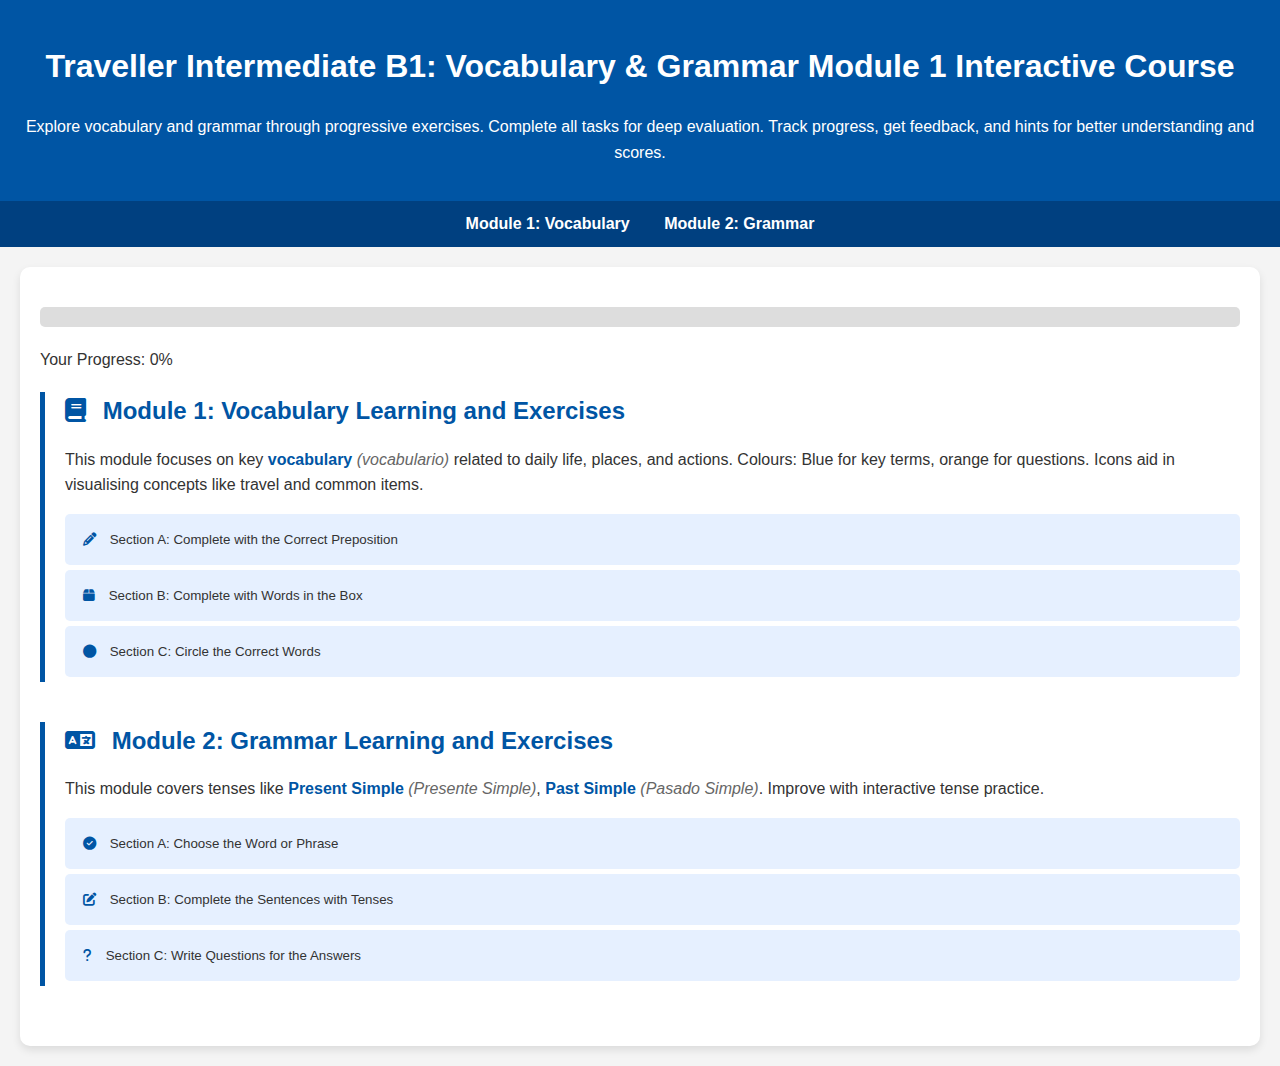
<file: index.html>
<!DOCTYPE html>
<!-- saved from url=(0012)about:srcdoc -->
<html lang="en-GB"><head><meta http-equiv="Content-Type" content="text/html; charset=UTF-8">
    
    <meta name="viewport" content="width=device-width, initial-scale=1.0">
    <title>Traveller Intermediate B1: Vocabulary &amp; Grammar Module 1</title>
    <link rel="stylesheet" href="https://cdnjs.cloudflare.com/ajax/libs/font-awesome/6.4.0/css/all.min.css">
    <style>
        body {
            font-family: 'Arial', sans-serif;
            background-color: #f4f4f4;
            color: #333;
            margin: 0;
            padding: 0;
            line-height: 1.6;
        }
        header {
            background-color: #0055A4; /* French Blue */
            color: white;
            padding: 20px;
            text-align: center;
            box-shadow: 0 4px 8px rgba(0,0,0,0.1);
        }
        nav {
            background-color: #004080; /* Darker French Blue */
            padding: 10px;
            text-align: center;
        }
        nav a {
            color: white;
            margin: 0 15px;
            text-decoration: none;
            font-weight: bold;
        }
        nav a:hover {
            text-decoration: underline;
        }
        .container {
            max-width: 1200px;
            margin: 20px auto;
            padding: 20px;
            background: white;
            border-radius: 10px;
            box-shadow: 0 4px 8px rgba(0,0,0,0.1);
        }
        .module {
            margin-bottom: 40px;
            border-left: 5px solid #0055A4;
            padding-left: 20px;
        }
        .module h2 {
            color: #0055A4;
            font-size: 24px;
            margin-bottom: 10px;
        }
        .paragraph, .question, .answer {
            margin-bottom: 20px;
            font-size: 16px;
            text-align: justify;
        }
        .vocab {
            font-weight: bold;
            color: #0055A4;
        }
        .translation {
            font-style: italic;
            color: #666;
        }
        .question {
            font-weight: bold;
            color: #FF4500; /* Orange for questions */
            margin: 10px 0;
        }
        .answer {
            color: #228B22; /* Green for answers */
            margin-left: 20px;
        }
        .icon {
            color: #0055A4;
            margin-right: 10px;
        }
        .exercise {
            background-color: #E6F0FF; /* Light blue for exercises */
            padding: 20px;
            border-radius: 10px;
            margin-top: 20px;
        }
        .exercise h3 {
            color: #0055A4;
        }
        .exercise input[type="text"], .exercise select {
            width: 100%;
            padding: 8px;
            margin: 5px 0;
            border: 1px solid #ccc;
            border-radius: 5px;
        }
        .exercise label {
            display: block;
            margin: 10px 0;
        }
        .progress-bar {
            background-color: #ddd;
            border-radius: 5px;
            height: 20px;
            margin: 20px 0;
        }
        .progress {
            background-color: #0055A4;
            height: 100%;
            border-radius: 5px;
            transition: width 0.5s;
        }
        button {
            background-color: #0055A4;
            color: white;
            padding: 10px 20px;
            border: none;
            border-radius: 5px;
            cursor: pointer;
        }
        button:hover {
            background-color: #003366;
        }
        .feedback {
            margin-top: 10px;
            font-weight: bold;
            text-align: justify;
        }
        /* Accordion for sections */
        .accordion {
            background-color: #E6F0FF;
            color: #333;
            cursor: pointer;
            padding: 18px;
            width: 100%;
            text-align: left;
            border: none;
            outline: none;
            transition: 0.4s;
            margin-bottom: 5px;
            border-radius: 5px;
        }
        .active, .accordion:hover {
            background-color: #0055A4;
            color: white;
        }
        .panel {
            padding: 0 18px;
            background-color: white;
            max-height: 0;
            overflow: hidden;
            transition: max-height 0.2s ease-out;
            border-radius: 5px;
        }
        /* Hints */
        .hint {
            color: #FFA500;
            cursor: pointer;
            font-style: italic;
        }
        .hint-text {
            display: none;
            color: #666;
        }
    </style>
</head>
<body style="margin: 0px;">
    <header>
        <h1>Traveller Intermediate B1: Vocabulary &amp; Grammar Module 1 Interactive Course</h1>
        <p>Explore vocabulary and grammar through progressive exercises. Complete all tasks for deep evaluation. Track progress, get feedback, and hints for better understanding and scores.</p>
    </header>
    <nav>
        <a href="https://artifacts.grokusercontent.com/#module1">Module 1: Vocabulary</a>
        <a href="https://artifacts.grokusercontent.com/#module2">Module 2: Grammar</a>
    </nav>
    <div class="container">
        <div class="progress-bar">
            <div class="progress" id="progress" style="width: 0%;"></div>
        </div>
        <p>Your Progress: <span id="progress-text">0%</span></p>

        <section id="module1" class="module">
            <h2><i class="fas fa-book icon"></i> Module 1: Vocabulary Learning and Exercises</h2>
            <p>This module focuses on key <span class="vocab">vocabulary</span> <span class="translation">(vocabulario)</span> related to daily life, places, and actions. Colours: Blue for key terms, orange for questions. Icons aid in visualising concepts like travel and common items.</p>
            
            <button class="accordion"><i class="fas fa-pencil-alt icon"></i> Section A: Complete with the Correct Preposition</button>
            <div class="panel">
                <div class="paragraph">
                    Learn prepositions for everyday contexts, such as <span class="vocab">try out</span> <span class="translation">(probar)</span>, <span class="vocab">take part in</span> <span class="translation">(participar en)</span>.
                </div>
                <div class="exercise">
                    <h3>Exercise A</h3>
                    <form id="exA">
                        <p class="question">1. I was thinking that next weekend we could try ______ our new car. Why don’t we go away somewhere?</p>
                        <p class="answer">(in / out)</p>
                        <input type="text" name="q1">
                        <span class="hint" onclick="toggleHint(1)">Hint</span>
                        <span class="hint-text" id="hint1">Used for testing something new.</span>

                        <p class="question">2. Mary is going to take part ______ a cooking competition...</p>
                        <p class="answer">(in / at)</p>
                        <input type="text" name="q2">

                        <p class="question">3. Why don’t you try ______ this dress?...</p>
                        <p class="answer">(out / on)</p>
                        <input type="text" name="q3">

                        <p class="question">4. Now that you’re moving we should keep ______ touch...</p>
                        <p class="answer">(in / on)</p>
                        <input type="text" name="q4">

                        <p class="question">5. Who’s going to pick Charlie ______ from school today?...</p>
                        <p class="answer">(off / up)</p>
                        <input type="text" name="q5">

                        <p class="question">6. I need a couple ______ days off work...</p>
                        <p class="answer">(of / in)</p>
                        <input type="text" name="q6">

                        <p class="question">7. The bank is over there ______ your left...</p>
                        <p class="answer">(to / on)</p>
                        <input type="text" name="q7">

                        <button type="button" onclick="checkExercise(&#39;A&#39;)">Submit</button>
                    </form>
                    <div class="feedback" id="feedbackA"></div>
                </div>
            </div>

            <button class="accordion"><i class="fas fa-box icon"></i> Section B: Complete with Words in the Box</button>
            <div class="panel">
                <div class="paragraph">
                    Focus on adjectives like <span class="vocab">convenient</span> <span class="translation">(conveniente)</span>, <span class="vocab">crowded</span> <span class="translation">(concurrido)</span>.
                </div>
                <div class="exercise">
                    <h3>Exercise B</h3>
                    <form id="exB">
                        <p>Words: common, peaceful, convenient, international, monotonous, alone, crowded, trendy</p>
                        <p class="question">1. Using public transport is more ______ for me...</p>
                        <p class="answer">(comfortable / convenient)</p>
                        <input type="text" name="q1">

                        <p class="question">2. I don’t like going out on New Year’s Eve. The streets are so ______...</p>
                        <p class="answer">(crowded / empty)</p>
                        <input type="text" name="q2">

                        <p class="question">3. I like Allan’s style. He always wears ______ clothes.</p>
                        <p class="answer">(old / trendy)</p>
                        <input type="text" name="q3">

                        <p class="question">4. Earthquakes are not very ______ in my country.</p>
                        <p class="answer">(common / rare)</p>
                        <input type="text" name="q4">

                        <p class="question">5. This is a(n) ______ competition...</p>
                        <p class="answer">(local / international)</p>
                        <input type="text" name="q5">

                        <p class="question">6. Bill hates his job because it’s very ______.</p>
                        <p class="answer">(monotonous / exciting)</p>
                        <input type="text" name="q6">

                        <p class="question">7. Now that John and Mary got married they want to move to a more ______ neighbourhood.</p>
                        <p class="answer">(noisy / peaceful)</p>
                        <input type="text" name="q7">

                        <p class="question">8. The poor child was terrified because he realised he was all ______...</p>
                        <p class="answer">(alone / with friends)</p>
                        <input type="text" name="q8">

                        <button type="button" onclick="checkExercise(&#39;B&#39;)">Submit</button>
                    </form>
                    <div class="feedback" id="feedbackB"></div>
                </div>
            </div>

            <button class="accordion"><i class="fas fa-circle icon"></i> Section C: Circle the Correct Words</button>
            <div class="panel">
                <div class="paragraph">
                    Choose between pairs like <span class="vocab">certainly / actually</span> <span class="translation">(ciertamente / en realidad)</span>.
                </div>
                <div class="exercise">
                    <h3>Exercise C</h3>
                    <form id="exC">
                        <p class="question">1. No, I’m not Ben’s sister. I’m Ben’s wife, certainly / actually.</p>
                        <p class="answer">(certainly / actually)</p>
                        <select name="q1">
                            <option value="">Select</option>
                            <option value="certainly">certainly</option>
                            <option value="actually">actually</option>
                        </select>

                        <p class="question">2. These two people can’t get along because they are from two completely different sites / cultures.</p>
                        <p class="answer">(sites / cultures)</p>
                        <select name="q2">
                            <option value="">Select</option>
                            <option value="sites">sites</option>
                            <option value="cultures">cultures</option>
                        </select>

                        <p class="question">3. I always focus / wonder where Kate finds all that money she spends.</p>
                        <p class="answer">(focus / wonder)</p>
                        <select name="q3">
                            <option value="">Select</option>
                            <option value="focus">focus</option>
                            <option value="wonder">wonder</option>
                        </select>

                        <p class="question">4. She must have a serious reason / company for being late.</p>
                        <p class="answer">(company / reason)</p>
                        <select name="q4">
                            <option value="">Select</option>
                            <option value="reason">reason</option>
                            <option value="company">company</option>
                        </select>

                        <p class="question">5. After the accident the doctor said that Peter was arguing / suffering from shock.</p>
                        <p class="answer">(arguing / suffering)</p>
                        <select name="q5">
                            <option value="">Select</option>
                            <option value="arguing">arguing</option>
                            <option value="suffering">suffering</option>
                        </select>

                        <p class="question">6. When I was a child I used to fight / socialise with my brother all the time.</p>
                        <p class="answer">(socialise / fight)</p>
                        <select name="q6">
                            <option value="">Select</option>
                            <option value="fight">fight</option>
                            <option value="socialise">socialise</option>
                        </select>

                        <p class="question">7. I like my new place. There’s even a cinema nearby / similar.</p>
                        <p class="answer">(similar / nearby)</p>
                        <select name="q7">
                            <option value="">Select</option>
                            <option value="nearby">nearby</option>
                            <option value="similar">similar</option>
                        </select>

                        <p class="question">8. I have a very busy schedule / stuff today...</p>
                        <p class="answer">(stuff / schedule)</p>
                        <select name="q8">
                            <option value="">Select</option>
                            <option value="schedule">schedule</option>
                            <option value="stuff">stuff</option>
                        </select>

                        <button type="button" onclick="checkExercise(&#39;C&#39;)">Submit</button>
                    </form>
                    <div class="feedback" id="feedbackC"></div>
                </div>
            </div>
        </section>

        <section id="module2" class="module">
            <h2><i class="fas fa-language icon"></i> Module 2: Grammar Learning and Exercises</h2>
            <p>This module covers tenses like <span class="vocab">Present Simple</span> <span class="translation">(Presente Simple)</span>, <span class="vocab">Past Simple</span> <span class="translation">(Pasado Simple)</span>. Improve with interactive tense practice.</p>
            
            <button class="accordion"><i class="fas fa-check-circle icon"></i> Section A: Choose the Word or Phrase</button>
            <div class="panel">
                <div class="paragraph">
                    Select for grammatical correctness, e.g., question forms, habits.
                </div>
                <div class="exercise">
                    <h3>Exercise A</h3>
                    <form id="exGA">
                        <p class="question">1. Could you tell me ______ while I was out?</p>
                        <label><input type="radio" name="q1" value="a"> a. who called</label>
                        <label><input type="radio" name="q1" value="b"> b. who did I call</label>
                        <label><input type="radio" name="q1" value="c"> c. did you call</label>
                        <label><input type="radio" name="q1" value="d"> d. you called</label>

                        <p class="question">2. Brenda ______ to wake up early...</p>
                        <label><input type="radio" name="q2" value="a"> a. used</label>
                        <label><input type="radio" name="q2" value="b"> b. didn't use to</label>
                        <label><input type="radio" name="q2" value="c"> c. uses</label>
                        <label><input type="radio" name="q2" value="d"> d. is used</label>

                        <p class="question">3. Can you tell me where ______ a good Italian restaurant?</p>
                        <label><input type="radio" name="q3" value="a"> a. can I find</label>
                        <label><input type="radio" name="q3" value="b"> b. I find</label>
                        <label><input type="radio" name="q3" value="c"> c. did I find</label>
                        <label><input type="radio" name="q3" value="d"> d. I can find</label>

                        <p class="question">4. Who ______ to your birthday party?</p>
                        <label><input type="radio" name="q4" value="a"> a. did you invite</label>
                        <label><input type="radio" name="q4" value="b"> b. invited</label>
                        <label><input type="radio" name="q4" value="c"> c. you invited</label>
                        <label><input type="radio" name="q4" value="d"> d. invites</label>

                        <p class="question">5. Paul used ______ climbing some years ago...</p>
                        <label><input type="radio" name="q5" value="a"> a. going</label>
                        <label><input type="radio" name="q5" value="b"> b. goes</label>
                        <label><input type="radio" name="q5" value="c"> c. to go</label>
                        <label><input type="radio" name="q5" value="d"> d. went</label>

                        <p class="question">6. What time ______ on Fridays?</p>
                        <label><input type="radio" name="q6" value="a"> a. is the train leaving</label>
                        <label><input type="radio" name="q6" value="b"> b. does the train leave</label>
                        <label><input type="radio" name="q6" value="c"> c. the train leaves</label>
                        <label><input type="radio" name="q6" value="d"> d. the train is leaving</label>

                        <p class="question">7. Last week I ______ a terrible headache...</p>
                        <label><input type="radio" name="q7" value="a"> a. have</label>
                        <label><input type="radio" name="q7" value="b"> b. am having</label>
                        <label><input type="radio" name="q7" value="c"> c. used to have</label>
                        <label><input type="radio" name="q7" value="d"> d. had</label>

                        <p class="question">8. I ______ to work, but today I took the bus.</p>
                        <label><input type="radio" name="q8" value="a"> a. usually drives</label>
                        <label><input type="radio" name="q8" value="b"> b. am used</label>
                        <label><input type="radio" name="q8" value="c"> c. usually drive</label>
                        <label><input type="radio" name="q8" value="d"> d. am driving</label>

                        <p class="question">9. What ______ for Jake’s birthday?</p>
                        <label><input type="radio" name="q9" value="a"> a. you bought</label>
                        <label><input type="radio" name="q9" value="b"> b. you are buying</label>
                        <label><input type="radio" name="q9" value="c"> c. didn’t you buy</label>
                        <label><input type="radio" name="q9" value="d"> d. did you buy</label>

                        <p class="question">10. My parents ______ Rome in two months.</p>
                        <label><input type="radio" name="q10" value="a"> a. visited</label>
                        <label><input type="radio" name="q10" value="b"> b. visit</label>
                        <label><input type="radio" name="q10" value="c"> c. are visiting</label>
                        <label><input type="radio" name="q10" value="d"> d. used to visit</label>

                        <button type="button" onclick="checkExercise(&#39;GA&#39;)">Submit</button>
                    </form>
                    <div class="feedback" id="feedbackGA"></div>
                </div>
            </div>

            <button class="accordion"><i class="fas fa-edit icon"></i> Section B: Complete the Sentences with Tenses</button>
            <div class="panel">
                <div class="paragraph">
                    Use <span class="vocab">Present Simple</span> <span class="translation">(Presente Simple)</span>, <span class="vocab">Present Progressive</span> <span class="translation">(Presente Progresivo)</span>, <span class="vocab">Past Simple</span> <span class="translation">(Pasado Simple)</span>.
                </div>
                <div class="exercise">
                    <h3>Exercise B</h3>
                    <form id="exGB">
                        <p class="question">1. Susan ______ (usually / read) books in her free time. In fact, she ______ (prefer) reading books to watching TV. Last month she ______ (read) three books.</p>
                        <p class="answer">(usually read, prefer, reads / usually reads, prefers, read)</p>
                        <input type="text" name="q1">

                        <p class="question">2. Kate can’t see anyone right now. She ______ (have) a meeting... They ______ (try) to decide... Mike ______ (leave) the company last month.</p>
                        <p class="answer">(is having, are trying, left / has, try, leaves)</p>
                        <input type="text" name="q2">

                        <p class="question">3. A: ______ you ______ (come) with me... B: No, I ______ (not think) so. I ______ (watch) that film... I ______ (not want) to watch it again.</p>
                        <p class="answer">(Is, come; think not; watch; want not / Are, coming; do not think; watched; do not want)</p>
                        <input type="text" name="q3">

                        <p class="question">4. I can’t talk to you, Linda. I ______ (do) my homework... I ______ (not have) time to study yesterday.</p>
                        <p class="answer">(do, have not / am doing, did not have)</p>
                        <input type="text" name="q4">

                        <button type="button" onclick="checkExercise(&#39;GB&#39;)">Submit</button>
                    </form>
                    <div class="feedback" id="feedbackGB"></div>
                </div>
            </div>

            <button class="accordion"><i class="fas fa-question icon"></i> Section C: Write Questions for the Answers</button>
            <div class="panel">
                <div class="paragraph">
                    Form questions based on answers, practicing wh-questions.
                </div>
                <div class="exercise">
                    <h3>Exercise C</h3>
                    <form id="exGC">
                        <p class="question">1. ______ This is David’s mobile phone.</p>
                        <p class="answer">(What is this mobile phone? / Whose mobile phone is this?)</p>
                        <input type="text" name="q1">

                        <p class="question">2. ______ Oliver bought a new apartment.</p>
                        <p class="answer">(What did Oliver buy? / Who bought a new apartment?)</p>
                        <input type="text" name="q2">

                        <p class="question">3. ______ Alice applied for a new job.</p>
                        <p class="answer">(What did Alice apply for? / Who applied for a new job?)</p>
                        <input type="text" name="q3">

                        <p class="question">4. ______ We went to the cinema last night.</p>
                        <p class="answer">(When did you go to the cinema? / Where did you go last night?)</p>
                        <input type="text" name="q4">

                        <p class="question">5. ______ This dress costs 80 euros.</p>
                        <p class="answer">(How much does this dress cost? / What costs 80 euros?)</p>
                        <input type="text" name="q5">

                        <p class="question">6. ______ My grandfather suffers from cancer.</p>
                        <p class="answer">(Who suffers from cancer? / What does your grandfather suffer from?)</p>
                        <input type="text" name="q6">

                        <button type="button" onclick="checkExercise(&#39;GC&#39;)">Submit</button>
                    </form>
                    <div class="feedback" id="feedbackGC"></div>
                </div>
            </div>
        </section>
    </div>

    <script>
        let progress = 0;
        const accordions = document.getElementsByClassName("accordion");
        for (let i = 0; i < accordions.length; i++) {
            accordions[i].addEventListener("click", function() {
                this.classList.toggle("active");
                const panel = this.nextElementSibling;
                if (panel.style.maxHeight) {
                    panel.style.maxHeight = null;
                } else {
                    panel.style.maxHeight = panel.scrollHeight + "px";
                    progress += 10; // Adjust based on number of sections
                    updateProgress();
                } 
            });
        }

        function toggleHint(id) {
            document.getElementById('hint' + id).style.display = 'block';
        }

        function updateProgress() {
            document.getElementById("progress").style.width = Math.min(progress, 100) + "%";
            document.getElementById("progress-text").innerText = Math.min(progress, 100) + "%";
        }

        function checkExercise(ex) {
            let form = document.getElementById("ex" + ex);
            let feedback = document.getElementById("feedback" + ex);
            let score = 0;
            let wrong = [];
            let correctAnswers = {}; // Define correct answers here
            if (ex === 'A') {
                correctAnswers = {
                    q1: 'out',
                    q2: 'in',
                    q3: 'on',
                    q4: 'in',
                    q5: 'up',
                    q6: 'of',
                    q7: 'on'
                };
                for (let i = 1; i <= 7; i++) {
                    if (form['q' + i].value.toLowerCase() === correctAnswers['q' + i]) {
                        score++;
                    } else {
                        wrong.push(i);
                    }
                }
                feedback.innerHTML = `Score: ${score}/7. Wrong sentences: ${wrong.join(', ')}. Review prepositions for improvement.`;
            } else if (ex === 'GA') {
                correctAnswers = {
                    q1: 'a', q2: 'b', q3: 'a', q4: 'a', q5: 'c', q6: 'b', q7: 'd', q8: 'c', q9: 'd', q10: 'c'
                };
                for (let i = 1; i <= 10; i++) {
                    let selected = form['q' + i].value;
                    if (selected && selected === correctAnswers['q' + i]) {
                        score++;
                    } else {
                        wrong.push(i);
                    }
                }
                feedback.innerHTML = `Score: ${score}/10. Wrong sentences: ${wrong.join(', ')}. Review grammar rules for improvement.`;
            } // Add similar checks for other exercises
            progress += score * 5; // Bonus
            updateProgress();
        }
    </script>


</body></html>
</file>
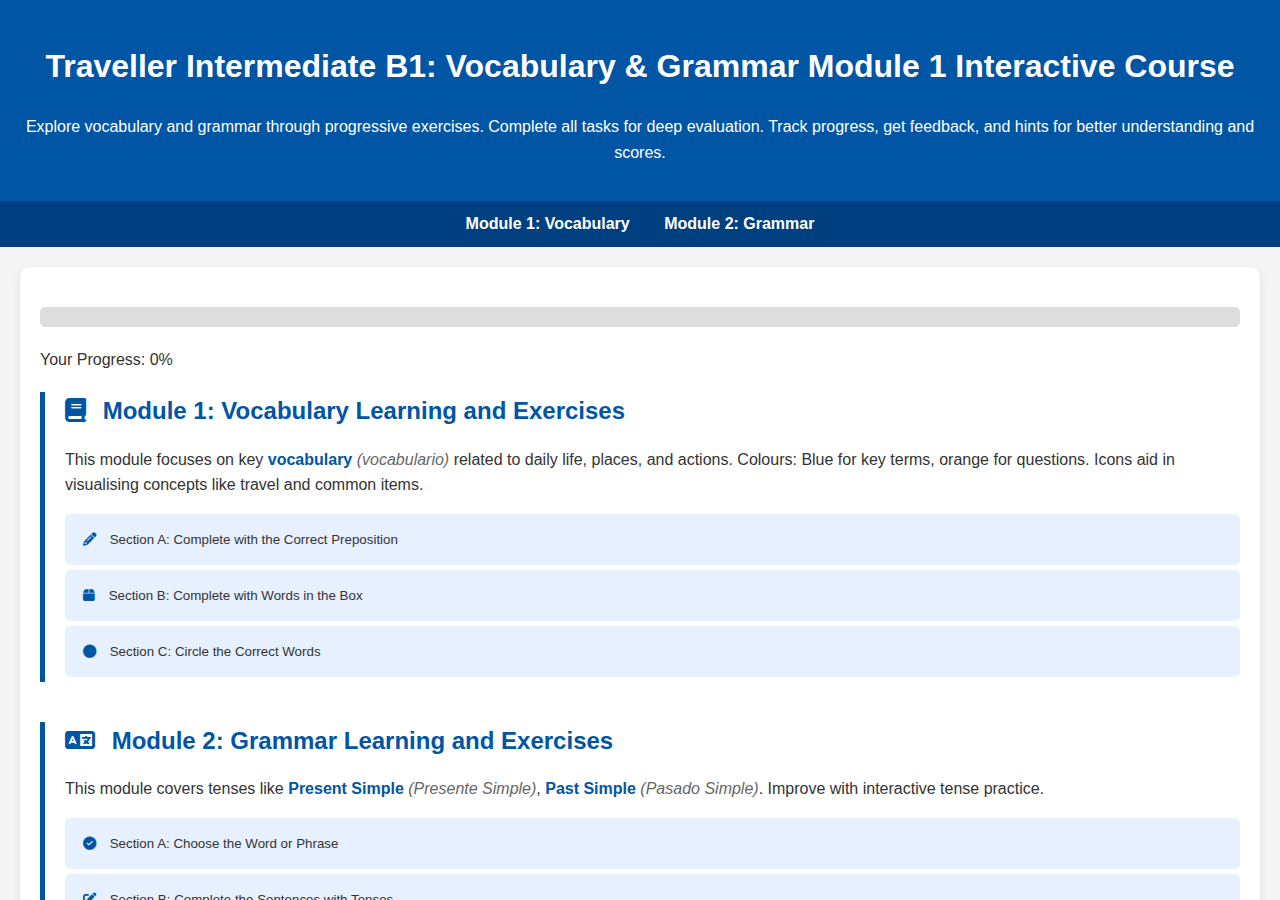
<file: saved_resource(1).html>
<!DOCTYPE html>
<!-- saved from url=(0038)https://artifacts.grokusercontent.com/ -->
<html lang="en"><head><meta http-equiv="Content-Type" content="text/html; charset=UTF-8">
    
    <meta name="viewport" content="width=device-width, initial-scale=1.0">
    <title>Inner Iframe Creator</title>
    <style>
        html {
            height: 100%;
        }
        body {
            margin: 0;
            height: 100%;
            padding: 0px;
        }
        #innerIframe {
            display: block;
            width: 100%;
            height: 100%;
            border-width: 0;
        }
    </style>
</head>
<body>
    <iframe id="innerIframe" src="./saved_resource.html"></iframe>
    <script>
        window.addEventListener('message', function(event) {
            if (event.source !== window.parent) {
                console.error('Wrong parent window')
                return;
            }

            if (event.data &&  event.data.type === 'html') {
                const iframe = document.getElementById('innerIframe');
                iframe.setAttribute('srcDoc', event.data.html ?? '');
                iframe.onload = () => {
                    if (iframe.contentWindow?.document?.body) {
                        iframe.contentWindow.document.body.style.margin = '0';
                    }
                };
                iframe.focus();
            }
        });
    </script>

</body></html>
</file>
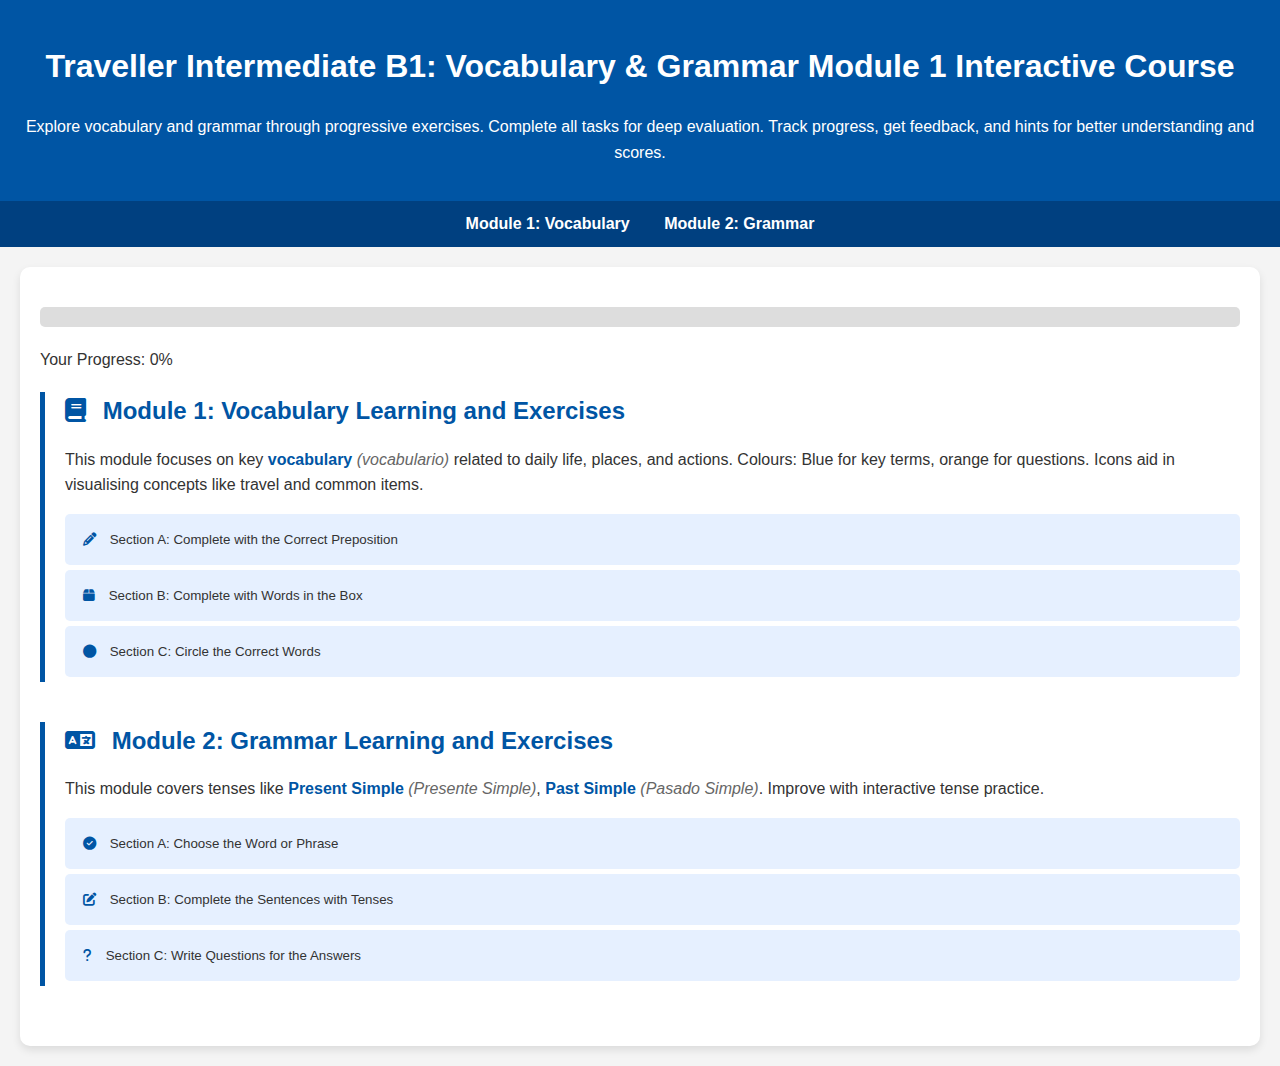
<file: saved_resource.html>
<!DOCTYPE html>
<!-- saved from url=(0012)about:srcdoc -->
<html lang="en-GB"><head><meta http-equiv="Content-Type" content="text/html; charset=UTF-8">
    
    <meta name="viewport" content="width=device-width, initial-scale=1.0">
    <title>Traveller Intermediate B1: Vocabulary &amp; Grammar Module 1</title>
    <link rel="stylesheet" href="https://cdnjs.cloudflare.com/ajax/libs/font-awesome/6.4.0/css/all.min.css">
    <style>
        body {
            font-family: 'Arial', sans-serif;
            background-color: #f4f4f4;
            color: #333;
            margin: 0;
            padding: 0;
            line-height: 1.6;
        }
        header {
            background-color: #0055A4; /* French Blue */
            color: white;
            padding: 20px;
            text-align: center;
            box-shadow: 0 4px 8px rgba(0,0,0,0.1);
        }
        nav {
            background-color: #004080; /* Darker French Blue */
            padding: 10px;
            text-align: center;
        }
        nav a {
            color: white;
            margin: 0 15px;
            text-decoration: none;
            font-weight: bold;
        }
        nav a:hover {
            text-decoration: underline;
        }
        .container {
            max-width: 1200px;
            margin: 20px auto;
            padding: 20px;
            background: white;
            border-radius: 10px;
            box-shadow: 0 4px 8px rgba(0,0,0,0.1);
        }
        .module {
            margin-bottom: 40px;
            border-left: 5px solid #0055A4;
            padding-left: 20px;
        }
        .module h2 {
            color: #0055A4;
            font-size: 24px;
            margin-bottom: 10px;
        }
        .paragraph, .question, .answer {
            margin-bottom: 20px;
            font-size: 16px;
            text-align: justify;
        }
        .vocab {
            font-weight: bold;
            color: #0055A4;
        }
        .translation {
            font-style: italic;
            color: #666;
        }
        .question {
            font-weight: bold;
            color: #FF4500; /* Orange for questions */
            margin: 10px 0;
        }
        .answer {
            color: #228B22; /* Green for answers */
            margin-left: 20px;
        }
        .icon {
            color: #0055A4;
            margin-right: 10px;
        }
        .exercise {
            background-color: #E6F0FF; /* Light blue for exercises */
            padding: 20px;
            border-radius: 10px;
            margin-top: 20px;
        }
        .exercise h3 {
            color: #0055A4;
        }
        .exercise input[type="text"], .exercise select {
            width: 100%;
            padding: 8px;
            margin: 5px 0;
            border: 1px solid #ccc;
            border-radius: 5px;
        }
        .exercise label {
            display: block;
            margin: 10px 0;
        }
        .progress-bar {
            background-color: #ddd;
            border-radius: 5px;
            height: 20px;
            margin: 20px 0;
        }
        .progress {
            background-color: #0055A4;
            height: 100%;
            border-radius: 5px;
            transition: width 0.5s;
        }
        button {
            background-color: #0055A4;
            color: white;
            padding: 10px 20px;
            border: none;
            border-radius: 5px;
            cursor: pointer;
        }
        button:hover {
            background-color: #003366;
        }
        .feedback {
            margin-top: 10px;
            font-weight: bold;
            text-align: justify;
        }
        /* Accordion for sections */
        .accordion {
            background-color: #E6F0FF;
            color: #333;
            cursor: pointer;
            padding: 18px;
            width: 100%;
            text-align: left;
            border: none;
            outline: none;
            transition: 0.4s;
            margin-bottom: 5px;
            border-radius: 5px;
        }
        .active, .accordion:hover {
            background-color: #0055A4;
            color: white;
        }
        .panel {
            padding: 0 18px;
            background-color: white;
            max-height: 0;
            overflow: hidden;
            transition: max-height 0.2s ease-out;
            border-radius: 5px;
        }
        /* Hints */
        .hint {
            color: #FFA500;
            cursor: pointer;
            font-style: italic;
        }
        .hint-text {
            display: none;
            color: #666;
        }
    </style>
</head>
<body style="margin: 0px;">
    <header>
        <h1>Traveller Intermediate B1: Vocabulary &amp; Grammar Module 1 Interactive Course</h1>
        <p>Explore vocabulary and grammar through progressive exercises. Complete all tasks for deep evaluation. Track progress, get feedback, and hints for better understanding and scores.</p>
    </header>
    <nav>
        <a href="https://artifacts.grokusercontent.com/#module1">Module 1: Vocabulary</a>
        <a href="https://artifacts.grokusercontent.com/#module2">Module 2: Grammar</a>
    </nav>
    <div class="container">
        <div class="progress-bar">
            <div class="progress" id="progress" style="width: 0%;"></div>
        </div>
        <p>Your Progress: <span id="progress-text">0%</span></p>

        <section id="module1" class="module">
            <h2><i class="fas fa-book icon"></i> Module 1: Vocabulary Learning and Exercises</h2>
            <p>This module focuses on key <span class="vocab">vocabulary</span> <span class="translation">(vocabulario)</span> related to daily life, places, and actions. Colours: Blue for key terms, orange for questions. Icons aid in visualising concepts like travel and common items.</p>
            
            <button class="accordion"><i class="fas fa-pencil-alt icon"></i> Section A: Complete with the Correct Preposition</button>
            <div class="panel">
                <div class="paragraph">
                    Learn prepositions for everyday contexts, such as <span class="vocab">try out</span> <span class="translation">(probar)</span>, <span class="vocab">take part in</span> <span class="translation">(participar en)</span>.
                </div>
                <div class="exercise">
                    <h3>Exercise A</h3>
                    <form id="exA">
                        <p class="question">1. I was thinking that next weekend we could try ______ our new car. Why don’t we go away somewhere?</p>
                        <p class="answer">(in / out)</p>
                        <input type="text" name="q1">
                        <span class="hint" onclick="toggleHint(1)">Hint</span>
                        <span class="hint-text" id="hint1">Used for testing something new.</span>

                        <p class="question">2. Mary is going to take part ______ a cooking competition...</p>
                        <p class="answer">(in / at)</p>
                        <input type="text" name="q2">

                        <p class="question">3. Why don’t you try ______ this dress?...</p>
                        <p class="answer">(out / on)</p>
                        <input type="text" name="q3">

                        <p class="question">4. Now that you’re moving we should keep ______ touch...</p>
                        <p class="answer">(in / on)</p>
                        <input type="text" name="q4">

                        <p class="question">5. Who’s going to pick Charlie ______ from school today?...</p>
                        <p class="answer">(off / up)</p>
                        <input type="text" name="q5">

                        <p class="question">6. I need a couple ______ days off work...</p>
                        <p class="answer">(of / in)</p>
                        <input type="text" name="q6">

                        <p class="question">7. The bank is over there ______ your left...</p>
                        <p class="answer">(to / on)</p>
                        <input type="text" name="q7">

                        <button type="button" onclick="checkExercise(&#39;A&#39;)">Submit</button>
                    </form>
                    <div class="feedback" id="feedbackA"></div>
                </div>
            </div>

            <button class="accordion"><i class="fas fa-box icon"></i> Section B: Complete with Words in the Box</button>
            <div class="panel">
                <div class="paragraph">
                    Focus on adjectives like <span class="vocab">convenient</span> <span class="translation">(conveniente)</span>, <span class="vocab">crowded</span> <span class="translation">(concurrido)</span>.
                </div>
                <div class="exercise">
                    <h3>Exercise B</h3>
                    <form id="exB">
                        <p>Words: common, peaceful, convenient, international, monotonous, alone, crowded, trendy</p>
                        <p class="question">1. Using public transport is more ______ for me...</p>
                        <p class="answer">(comfortable / convenient)</p>
                        <input type="text" name="q1">

                        <p class="question">2. I don’t like going out on New Year’s Eve. The streets are so ______...</p>
                        <p class="answer">(crowded / empty)</p>
                        <input type="text" name="q2">

                        <p class="question">3. I like Allan’s style. He always wears ______ clothes.</p>
                        <p class="answer">(old / trendy)</p>
                        <input type="text" name="q3">

                        <p class="question">4. Earthquakes are not very ______ in my country.</p>
                        <p class="answer">(common / rare)</p>
                        <input type="text" name="q4">

                        <p class="question">5. This is a(n) ______ competition...</p>
                        <p class="answer">(local / international)</p>
                        <input type="text" name="q5">

                        <p class="question">6. Bill hates his job because it’s very ______.</p>
                        <p class="answer">(monotonous / exciting)</p>
                        <input type="text" name="q6">

                        <p class="question">7. Now that John and Mary got married they want to move to a more ______ neighbourhood.</p>
                        <p class="answer">(noisy / peaceful)</p>
                        <input type="text" name="q7">

                        <p class="question">8. The poor child was terrified because he realised he was all ______...</p>
                        <p class="answer">(alone / with friends)</p>
                        <input type="text" name="q8">

                        <button type="button" onclick="checkExercise(&#39;B&#39;)">Submit</button>
                    </form>
                    <div class="feedback" id="feedbackB"></div>
                </div>
            </div>

            <button class="accordion"><i class="fas fa-circle icon"></i> Section C: Circle the Correct Words</button>
            <div class="panel">
                <div class="paragraph">
                    Choose between pairs like <span class="vocab">certainly / actually</span> <span class="translation">(ciertamente / en realidad)</span>.
                </div>
                <div class="exercise">
                    <h3>Exercise C</h3>
                    <form id="exC">
                        <p class="question">1. No, I’m not Ben’s sister. I’m Ben’s wife, certainly / actually.</p>
                        <p class="answer">(certainly / actually)</p>
                        <select name="q1">
                            <option value="">Select</option>
                            <option value="certainly">certainly</option>
                            <option value="actually">actually</option>
                        </select>

                        <p class="question">2. These two people can’t get along because they are from two completely different sites / cultures.</p>
                        <p class="answer">(sites / cultures)</p>
                        <select name="q2">
                            <option value="">Select</option>
                            <option value="sites">sites</option>
                            <option value="cultures">cultures</option>
                        </select>

                        <p class="question">3. I always focus / wonder where Kate finds all that money she spends.</p>
                        <p class="answer">(focus / wonder)</p>
                        <select name="q3">
                            <option value="">Select</option>
                            <option value="focus">focus</option>
                            <option value="wonder">wonder</option>
                        </select>

                        <p class="question">4. She must have a serious reason / company for being late.</p>
                        <p class="answer">(company / reason)</p>
                        <select name="q4">
                            <option value="">Select</option>
                            <option value="reason">reason</option>
                            <option value="company">company</option>
                        </select>

                        <p class="question">5. After the accident the doctor said that Peter was arguing / suffering from shock.</p>
                        <p class="answer">(arguing / suffering)</p>
                        <select name="q5">
                            <option value="">Select</option>
                            <option value="arguing">arguing</option>
                            <option value="suffering">suffering</option>
                        </select>

                        <p class="question">6. When I was a child I used to fight / socialise with my brother all the time.</p>
                        <p class="answer">(socialise / fight)</p>
                        <select name="q6">
                            <option value="">Select</option>
                            <option value="fight">fight</option>
                            <option value="socialise">socialise</option>
                        </select>

                        <p class="question">7. I like my new place. There’s even a cinema nearby / similar.</p>
                        <p class="answer">(similar / nearby)</p>
                        <select name="q7">
                            <option value="">Select</option>
                            <option value="nearby">nearby</option>
                            <option value="similar">similar</option>
                        </select>

                        <p class="question">8. I have a very busy schedule / stuff today...</p>
                        <p class="answer">(stuff / schedule)</p>
                        <select name="q8">
                            <option value="">Select</option>
                            <option value="schedule">schedule</option>
                            <option value="stuff">stuff</option>
                        </select>

                        <button type="button" onclick="checkExercise(&#39;C&#39;)">Submit</button>
                    </form>
                    <div class="feedback" id="feedbackC"></div>
                </div>
            </div>
        </section>

        <section id="module2" class="module">
            <h2><i class="fas fa-language icon"></i> Module 2: Grammar Learning and Exercises</h2>
            <p>This module covers tenses like <span class="vocab">Present Simple</span> <span class="translation">(Presente Simple)</span>, <span class="vocab">Past Simple</span> <span class="translation">(Pasado Simple)</span>. Improve with interactive tense practice.</p>
            
            <button class="accordion"><i class="fas fa-check-circle icon"></i> Section A: Choose the Word or Phrase</button>
            <div class="panel">
                <div class="paragraph">
                    Select for grammatical correctness, e.g., question forms, habits.
                </div>
                <div class="exercise">
                    <h3>Exercise A</h3>
                    <form id="exGA">
                        <p class="question">1. Could you tell me ______ while I was out?</p>
                        <label><input type="radio" name="q1" value="a"> a. who called</label>
                        <label><input type="radio" name="q1" value="b"> b. who did I call</label>
                        <label><input type="radio" name="q1" value="c"> c. did you call</label>
                        <label><input type="radio" name="q1" value="d"> d. you called</label>

                        <p class="question">2. Brenda ______ to wake up early...</p>
                        <label><input type="radio" name="q2" value="a"> a. used</label>
                        <label><input type="radio" name="q2" value="b"> b. didn't use to</label>
                        <label><input type="radio" name="q2" value="c"> c. uses</label>
                        <label><input type="radio" name="q2" value="d"> d. is used</label>

                        <p class="question">3. Can you tell me where ______ a good Italian restaurant?</p>
                        <label><input type="radio" name="q3" value="a"> a. can I find</label>
                        <label><input type="radio" name="q3" value="b"> b. I find</label>
                        <label><input type="radio" name="q3" value="c"> c. did I find</label>
                        <label><input type="radio" name="q3" value="d"> d. I can find</label>

                        <p class="question">4. Who ______ to your birthday party?</p>
                        <label><input type="radio" name="q4" value="a"> a. did you invite</label>
                        <label><input type="radio" name="q4" value="b"> b. invited</label>
                        <label><input type="radio" name="q4" value="c"> c. you invited</label>
                        <label><input type="radio" name="q4" value="d"> d. invites</label>

                        <p class="question">5. Paul used ______ climbing some years ago...</p>
                        <label><input type="radio" name="q5" value="a"> a. going</label>
                        <label><input type="radio" name="q5" value="b"> b. goes</label>
                        <label><input type="radio" name="q5" value="c"> c. to go</label>
                        <label><input type="radio" name="q5" value="d"> d. went</label>

                        <p class="question">6. What time ______ on Fridays?</p>
                        <label><input type="radio" name="q6" value="a"> a. is the train leaving</label>
                        <label><input type="radio" name="q6" value="b"> b. does the train leave</label>
                        <label><input type="radio" name="q6" value="c"> c. the train leaves</label>
                        <label><input type="radio" name="q6" value="d"> d. the train is leaving</label>

                        <p class="question">7. Last week I ______ a terrible headache...</p>
                        <label><input type="radio" name="q7" value="a"> a. have</label>
                        <label><input type="radio" name="q7" value="b"> b. am having</label>
                        <label><input type="radio" name="q7" value="c"> c. used to have</label>
                        <label><input type="radio" name="q7" value="d"> d. had</label>

                        <p class="question">8. I ______ to work, but today I took the bus.</p>
                        <label><input type="radio" name="q8" value="a"> a. usually drives</label>
                        <label><input type="radio" name="q8" value="b"> b. am used</label>
                        <label><input type="radio" name="q8" value="c"> c. usually drive</label>
                        <label><input type="radio" name="q8" value="d"> d. am driving</label>

                        <p class="question">9. What ______ for Jake’s birthday?</p>
                        <label><input type="radio" name="q9" value="a"> a. you bought</label>
                        <label><input type="radio" name="q9" value="b"> b. you are buying</label>
                        <label><input type="radio" name="q9" value="c"> c. didn’t you buy</label>
                        <label><input type="radio" name="q9" value="d"> d. did you buy</label>

                        <p class="question">10. My parents ______ Rome in two months.</p>
                        <label><input type="radio" name="q10" value="a"> a. visited</label>
                        <label><input type="radio" name="q10" value="b"> b. visit</label>
                        <label><input type="radio" name="q10" value="c"> c. are visiting</label>
                        <label><input type="radio" name="q10" value="d"> d. used to visit</label>

                        <button type="button" onclick="checkExercise(&#39;GA&#39;)">Submit</button>
                    </form>
                    <div class="feedback" id="feedbackGA"></div>
                </div>
            </div>

            <button class="accordion"><i class="fas fa-edit icon"></i> Section B: Complete the Sentences with Tenses</button>
            <div class="panel">
                <div class="paragraph">
                    Use <span class="vocab">Present Simple</span> <span class="translation">(Presente Simple)</span>, <span class="vocab">Present Progressive</span> <span class="translation">(Presente Progresivo)</span>, <span class="vocab">Past Simple</span> <span class="translation">(Pasado Simple)</span>.
                </div>
                <div class="exercise">
                    <h3>Exercise B</h3>
                    <form id="exGB">
                        <p class="question">1. Susan ______ (usually / read) books in her free time. In fact, she ______ (prefer) reading books to watching TV. Last month she ______ (read) three books.</p>
                        <p class="answer">(usually read, prefer, reads / usually reads, prefers, read)</p>
                        <input type="text" name="q1">

                        <p class="question">2. Kate can’t see anyone right now. She ______ (have) a meeting... They ______ (try) to decide... Mike ______ (leave) the company last month.</p>
                        <p class="answer">(is having, are trying, left / has, try, leaves)</p>
                        <input type="text" name="q2">

                        <p class="question">3. A: ______ you ______ (come) with me... B: No, I ______ (not think) so. I ______ (watch) that film... I ______ (not want) to watch it again.</p>
                        <p class="answer">(Is, come; think not; watch; want not / Are, coming; do not think; watched; do not want)</p>
                        <input type="text" name="q3">

                        <p class="question">4. I can’t talk to you, Linda. I ______ (do) my homework... I ______ (not have) time to study yesterday.</p>
                        <p class="answer">(do, have not / am doing, did not have)</p>
                        <input type="text" name="q4">

                        <button type="button" onclick="checkExercise(&#39;GB&#39;)">Submit</button>
                    </form>
                    <div class="feedback" id="feedbackGB"></div>
                </div>
            </div>

            <button class="accordion"><i class="fas fa-question icon"></i> Section C: Write Questions for the Answers</button>
            <div class="panel">
                <div class="paragraph">
                    Form questions based on answers, practicing wh-questions.
                </div>
                <div class="exercise">
                    <h3>Exercise C</h3>
                    <form id="exGC">
                        <p class="question">1. ______ This is David’s mobile phone.</p>
                        <p class="answer">(What is this mobile phone? / Whose mobile phone is this?)</p>
                        <input type="text" name="q1">

                        <p class="question">2. ______ Oliver bought a new apartment.</p>
                        <p class="answer">(What did Oliver buy? / Who bought a new apartment?)</p>
                        <input type="text" name="q2">

                        <p class="question">3. ______ Alice applied for a new job.</p>
                        <p class="answer">(What did Alice apply for? / Who applied for a new job?)</p>
                        <input type="text" name="q3">

                        <p class="question">4. ______ We went to the cinema last night.</p>
                        <p class="answer">(When did you go to the cinema? / Where did you go last night?)</p>
                        <input type="text" name="q4">

                        <p class="question">5. ______ This dress costs 80 euros.</p>
                        <p class="answer">(How much does this dress cost? / What costs 80 euros?)</p>
                        <input type="text" name="q5">

                        <p class="question">6. ______ My grandfather suffers from cancer.</p>
                        <p class="answer">(Who suffers from cancer? / What does your grandfather suffer from?)</p>
                        <input type="text" name="q6">

                        <button type="button" onclick="checkExercise(&#39;GC&#39;)">Submit</button>
                    </form>
                    <div class="feedback" id="feedbackGC"></div>
                </div>
            </div>
        </section>
    </div>

    <script>
        let progress = 0;
        const accordions = document.getElementsByClassName("accordion");
        for (let i = 0; i < accordions.length; i++) {
            accordions[i].addEventListener("click", function() {
                this.classList.toggle("active");
                const panel = this.nextElementSibling;
                if (panel.style.maxHeight) {
                    panel.style.maxHeight = null;
                } else {
                    panel.style.maxHeight = panel.scrollHeight + "px";
                    progress += 10; // Adjust based on number of sections
                    updateProgress();
                } 
            });
        }

        function toggleHint(id) {
            document.getElementById('hint' + id).style.display = 'block';
        }

        function updateProgress() {
            document.getElementById("progress").style.width = Math.min(progress, 100) + "%";
            document.getElementById("progress-text").innerText = Math.min(progress, 100) + "%";
        }

        function checkExercise(ex) {
            let form = document.getElementById("ex" + ex);
            let feedback = document.getElementById("feedback" + ex);
            let score = 0;
            let wrong = [];
            let correctAnswers = {}; // Define correct answers here
            if (ex === 'A') {
                correctAnswers = {
                    q1: 'out',
                    q2: 'in',
                    q3: 'on',
                    q4: 'in',
                    q5: 'up',
                    q6: 'of',
                    q7: 'on'
                };
                for (let i = 1; i <= 7; i++) {
                    if (form['q' + i].value.toLowerCase() === correctAnswers['q' + i]) {
                        score++;
                    } else {
                        wrong.push(i);
                    }
                }
                feedback.innerHTML = `Score: ${score}/7. Wrong sentences: ${wrong.join(', ')}. Review prepositions for improvement.`;
            } else if (ex === 'GA') {
                correctAnswers = {
                    q1: 'a', q2: 'b', q3: 'a', q4: 'a', q5: 'c', q6: 'b', q7: 'd', q8: 'c', q9: 'd', q10: 'c'
                };
                for (let i = 1; i <= 10; i++) {
                    let selected = form['q' + i].value;
                    if (selected && selected === correctAnswers['q' + i]) {
                        score++;
                    } else {
                        wrong.push(i);
                    }
                }
                feedback.innerHTML = `Score: ${score}/10. Wrong sentences: ${wrong.join(', ')}. Review grammar rules for improvement.`;
            } // Add similar checks for other exercises
            progress += score * 5; // Bonus
            updateProgress();
        }
    </script>


</body></html>
</file>
